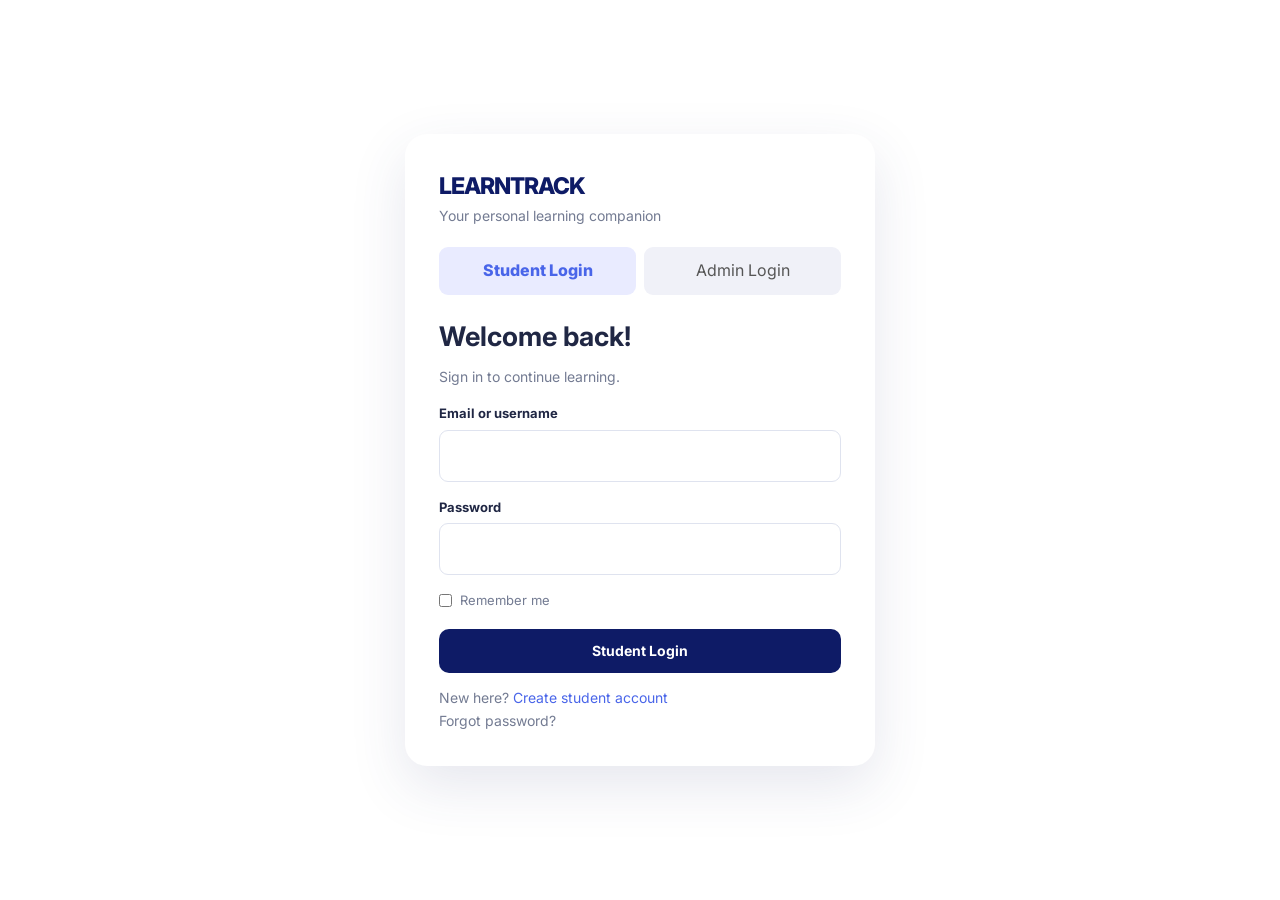
<file: LEARNTRACK/index.html>
<!doctype html>
<html lang="en">
  <head>
    <title>Login | LEARNTRACK</title>
    <link rel="stylesheet" href="style.css" />
    <meta name="viewport" content="width=device-width, initial-scale=1" />
  </head>
  <body>
    <div class="auth-wrap">
      <div class="auth-card">
        <a class="logo" href="home.html">LEARN<span>TRACK</span></a>
        <p class="muted">Your personal learning companion</p>
        <div class="auth-switch">
          <button id="studentTab" class="active" onclick="showForm('student')">
            Student Login</button
          ><button id="adminTab" onclick="showForm('admin')">
            Admin Login
          </button>
        </div>
        <form id="studentForm">
          <h1>Welcome back!</h1>
          <p class="muted">Sign in to continue learning.</p>
          <div class="field">
            <label>Email or username</label><input id="studentUser" required />
          </div>
          <div class="field">
            <label>Password</label
            ><input id="studentPass" type="password" required />
          </div>
          <label class="checkline"
            ><input type="checkbox" id="remember" /> Remember me</label
          ><button class="btn full" style="margin-top: 18px">
            Student Login
          </button>
          <p class="muted" style="margin-top: 14px">
            New here?
            <a
              href="#"
              onclick="
                showRegister();
                return false;
              "
              style="color: #4965e9"
              >Create student account</a
            >
          </p>
          <p class="muted">
            <a
              href="#"
              onclick="
                alert(
                  'For this demo, register a new account to set a password.',
                );
                return false;
              "
              >Forgot password?</a
            >
          </p>
        </form>
        <form id="adminForm" class="hidden">
          <h1>Admin access</h1>
          <p class="muted">Manage students, courses and activity.</p>
          <div class="field">
            <label>Admin username</label><input id="adminUser" required />
          </div>
          <div class="field">
            <label>Admin password</label
            ><input id="adminPass" type="password" required />
          </div>
          <button class="btn full">Admin Login</button>
          <p class="muted" style="margin-top: 15px">
            Demo: <b>admin</b> / <b>learntrack123</b>
          </p>
        </form>
        <form id="registerForm" class="hidden">
          <h1>Create account</h1>
          <div class="field">
            <label>Full name</label><input id="regName" required />
          </div>
          <div class="field">
            <label>Email</label><input id="regEmail" type="email" required />
          </div>
          <div class="field">
            <label>Password</label
            ><input id="regPass" type="password" minlength="4" required />
          </div>
          <button class="btn full">Create Account</button>
          <p class="muted" style="margin-top: 15px">
            <a
              href="#"
              onclick="
                showForm('student');
                return false;
              "
              >Back to login</a
            >
          </p>
        </form>
        <div id="loginMessage"></div>
      </div>
    </div>
    <script src="login.js"></script>
  </body>
</html>
</file>
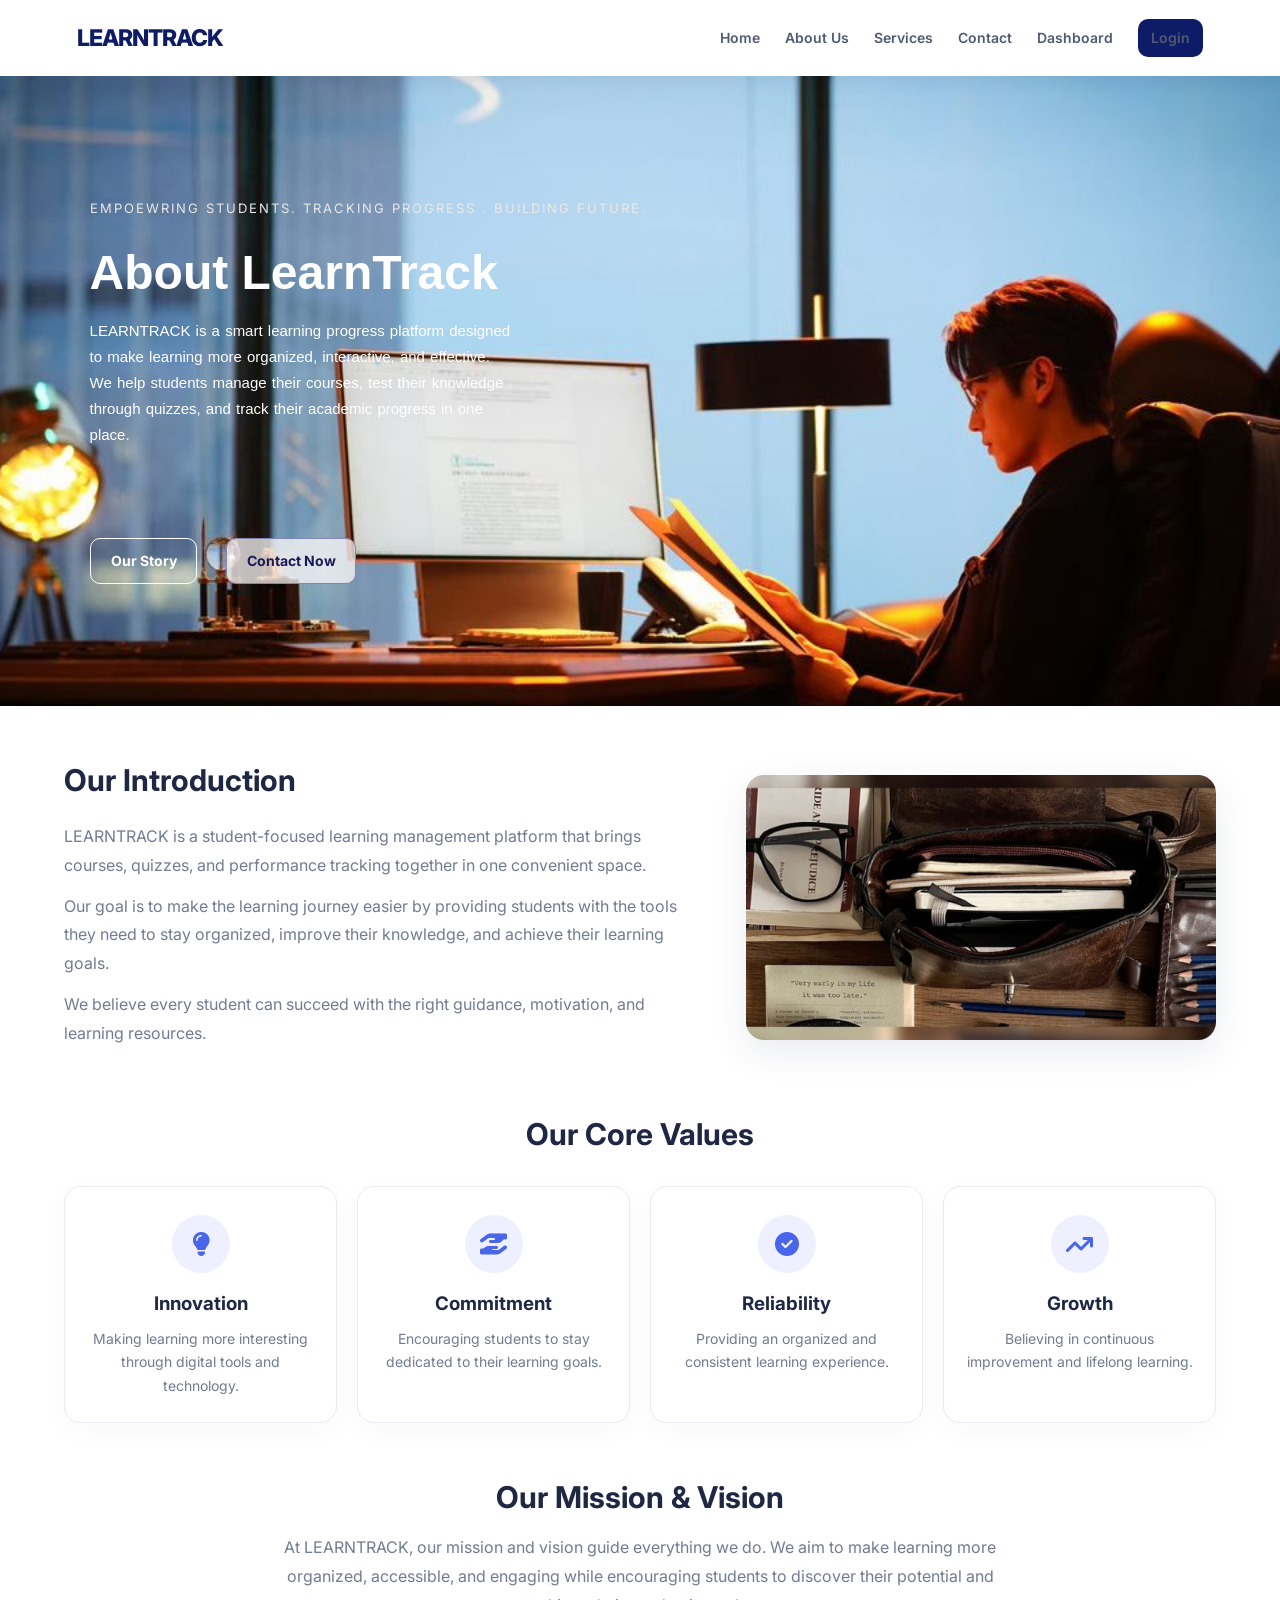
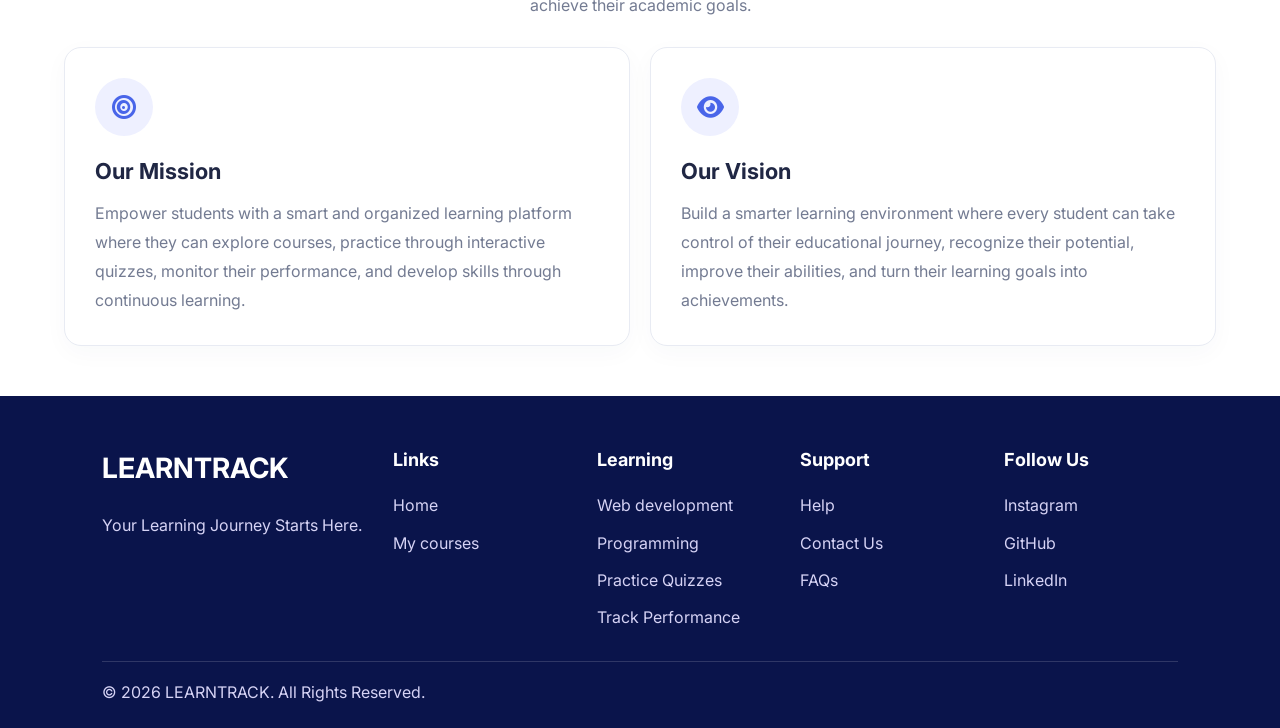
<file: LEARNTRACK/about.html>
<!doctype html>
<html lang="en">
  <head>
    <title>About Us | LEARNTRACK</title>
    <link rel="stylesheet" href="style.css" />
    <link
      rel="stylesheet"
      href="https://cdnjs.cloudflare.com/ajax/libs/font-awesome/6.7.2/css/all.min.css"
    />
    <meta name="viewport" content="width=device-width, initial-scale=1" />
  </head>
  <body>
    <div class="topbar">
      <a class="logo" href="home.html">LEARN<span>TRACK</span></a>
      <nav class="navlinks">
        <a href="home.html">Home</a><a href="about.html">About Us</a
        ><a href="services.html">Services</a><a href="contact.html">Contact</a
        ><a href="dashboard.html">Dashboard</a
        ><a class="btn small" href="index.html">Login</a>
      </nav>
    </div>

    <section class="about">
      <div class="about-copy">
        <div class ="about-copy1"><p>EMPOEWRING STUDENTS.  TRACKING PROGRESS  .  BUILDING FUTURE.</p></div>
        <h1>About LearnTrack</h1>
       
        <div class ="about-description">
          <p>LEARNTRACK is a smart learning progress platform designed to make learning more organized, interactive, and effective. We help students manage their courses, test their knowledge through quizzes, and track their academic progress in one place.</p>
        </div>
        <a class="btn1"  href="about.html">Our Story</a>
        <a class="btn2"  href="contact.html">Contact Now</a>

        </div>
        
          </section>
    <section class="introduction">
      <div class="about-intro">
        <h2>Our Introduction</h2>
        <p>
          LEARNTRACK is a student-focused learning management platform that brings courses, quizzes, and performance tracking together in one convenient space.
        </p>
        <p>
          Our goal is to make the learning journey easier by providing students with the tools they need to stay organized, improve their knowledge, and achieve their learning goals.
        </p>
        <p>
          We believe every student can succeed with the right guidance, motivation, and learning resources.
        </p>
      </div>
      <img
        class="introduction-image"
        src="intro.jpg"
        alt="A student studying and tracking learning progress"/>
    </section>

    <section class="core-values">
      <h2>Our Core Values</h2>

      <div class="values-container">
        <div class="value-box">
          <i class="fa-solid fa-lightbulb" aria-hidden="true"></i>
          <h3>Innovation</h3>
          <p>Making learning more interesting through digital tools and technology.</p>
        </div>

        <div class="value-box">
          <i class="fa-solid fa-hand-holding-hand" aria-hidden="true"></i>
          <h3>Commitment</h3>
          <p>Encouraging students to stay dedicated to their learning goals.</p>
        </div>

        <div class="value-box">
        <i class="fa-solid fa-circle-check" aria-hidden="true"></i>
          <h3>Reliability</h3>
          <p>Providing an organized and consistent learning experience.</p>
        </div>

        <div class="value-box">
          <i class="fa-solid fa-arrow-trend-up" aria-hidden="true"></i>
          <h3>Growth</h3>
          <p>Believing in continuous improvement and lifelong learning.</p>
        </div>
      </div>
    </section>

    <section class="mission">
      <div class="mission-heading">
        <h2>Our Mission &amp; Vision</h2>
        <p>
          At LEARNTRACK, our mission and vision guide everything we do. We aim
          to make learning more organized, accessible, and engaging while
          encouraging students to discover their potential and achieve their
          academic goals.
        </p>
      </div>

      <div class="mission-container">
        <article class="mission-box">
          <i class="fa-solid fa-bullseye" aria-hidden="true"></i>
          <h3>Our Mission</h3>
          <p>
            Empower students with a smart and organized learning platform where
            they can explore courses, practice through interactive quizzes,
            monitor their performance, and develop skills through continuous
            learning.
          </p>
        </article>

        <article class="mission-box">
          <i class="fa-solid fa-eye" aria-hidden="true"></i>
          <h3>Our Vision</h3>
          <p>
            Build a smarter learning environment where every student can take
            control of their educational journey, recognize their potential,
            improve their abilities, and turn their learning goals into
            achievements.
          </p>
        </article>
      </div>
    </section>

    <footer>
      <div class="footer-container">
        <div class="footer-box">
          <h2>LEARNTRACK</h2>
          <p>Your Learning Journey Starts Here.</p>
        </div>

        <div class="footer-box">
          <h3>Links</h3>
          <p>Home</p>
          <p>My courses</p>
        </div>

        <div class="footer-box">
          <h3>Learning</h3>
          <p>Web development</p>
          <p>Programming</p>
          <p>Practice Quizzes</p>
          <p>Track Performance</p>
        </div>

        <div class="footer-box">
          <h3>Support</h3>
          <p>Help</p>
          <p>Contact Us</p>
          <p>FAQs</p>
        </div>

        <div class="footer-box">
          <h3>Follow Us</h3>
          <p>Instagram</p>
          <p>GitHub</p>
          <p>LinkedIn</p>
        </div>
      </div>

      <div class="footer-bottom">
        <p>&copy; 2026 LEARNTRACK. All Rights Reserved.</p>
      </div>
    </footer>
  </body>
</html>
</file>
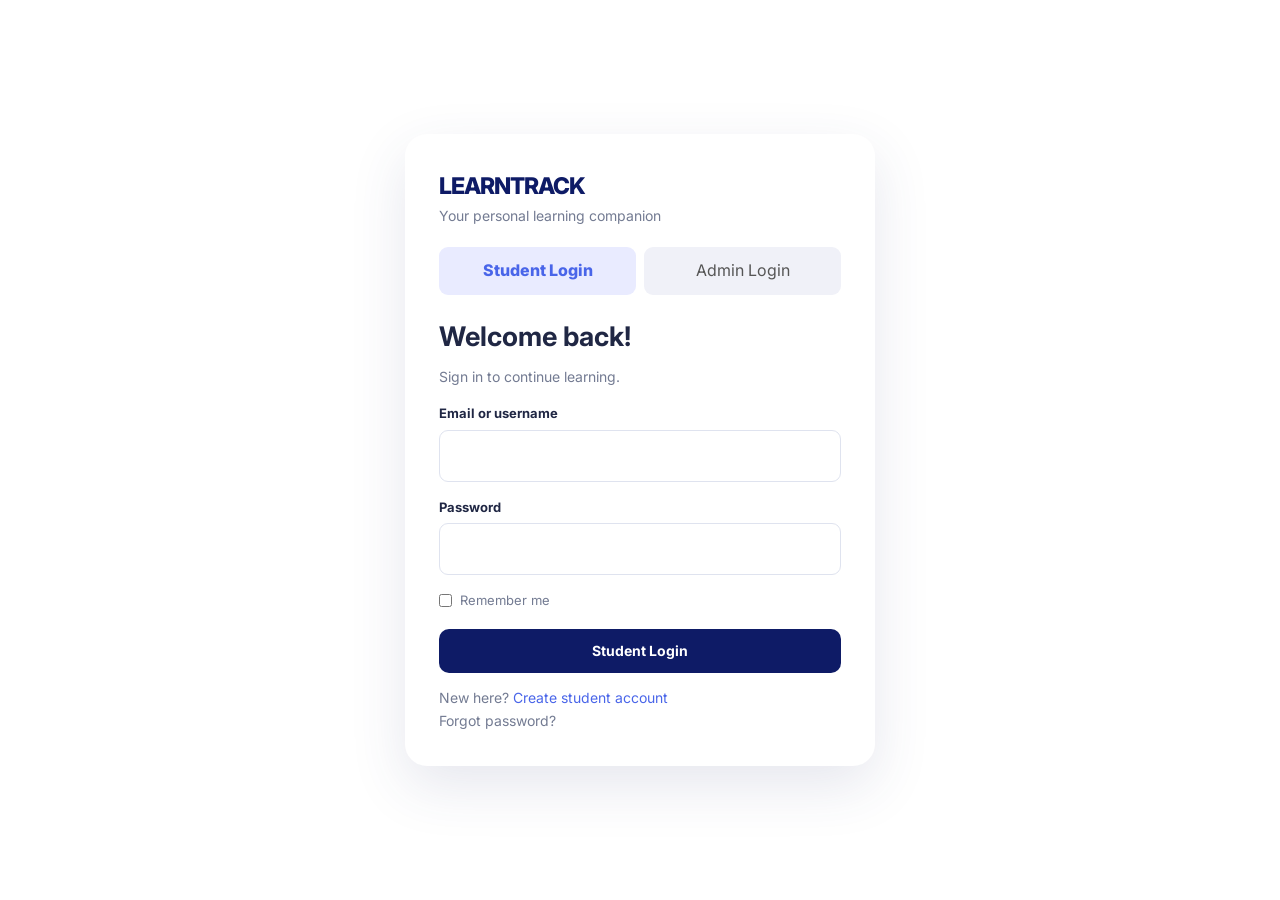
<file: LEARNTRACK/admin.html>
<!doctype html>
<html lang="en">
  <head>
    <title>Admin Dashboard | LEARNTRACK</title>
    <link rel="stylesheet" href="style.css" />
    <meta name="viewport" content="width=device-width, initial-scale=1" />
  </head>
  <body>
    <div class="topbar">
      <a class="logo" href="home.html">LEARN<span>TRACK</span></a>
      <nav class="navlinks">
        <a href="home.html">Home</a><a href="about.html">About Us</a
        ><a href="services.html">Services</a><a href="contact.html">Contact</a
        ><a href="dashboard.html">Dashboard</a
        ><a class="btn small" href="index.html">Login</a>
      </nav>
    </div>

    <div class="app">
      <aside class="sidebar">
        <h4>ADMIN PANEL</h4>
        <a class="active" href="admin.html">▦ Overview</a
        ><a href="#students">Students</a><a href="#courses">Manage Courses</a
        ><a href="#messages">Messages</a><a href="home.html">Home</a
        ><a href="#" onclick="logout()">↪ Logout</a>
      </aside>
      <main class="main">
        <div class="page-head">
          <div>
            <span class="eyebrow">Management</span>
            <h1>Admin Dashboard</h1>
            <p class="muted">
              Manage learning content and review student activity.
            </p>
          </div>
        </div>
        <div class="stats">
          <div class="stat">
            <strong id="adminStudents">0</strong
            ><span>Registered Students</span>
          </div>
          <div class="stat">
            <strong id="adminCourses">0</strong><span>Available Courses</span>
          </div>
          <div class="stat">
            <strong id="adminQuizzes">0</strong><span>Quizzes Attempted</span>
          </div>
        </div>
        <div class="card" id="students" style="margin-top: 22px">
          <h3>Registered Students</h3>
          <div id="studentTable"></div>
        </div>
        <div class="card" id="courses" style="margin-top: 22px">
          <h3>Manage Courses</h3>
          <form id="courseForm" class="flex">
            <div class="field" style="flex: 1">
              <label>Course title</label><input id="newTitle" required />
            </div>
            <div class="field" style="flex: 1">
              <label>Category</label><input id="newCategory" required />
            </div>
            <div class="field" style="flex: 2">
              <label>Description</label><input id="newDesc" required />
            </div>
            <button class="btn" style="align-self: center">Add Course</button>
          </form>
          <div id="adminCourseList"></div>
        </div>
        <div class="card" id="messages" style="margin-top: 22px">
          <h3>Contact Form Submissions</h3>
          <div id="messageList"></div>
        </div>
      </main>
    </div>

    <footer>
      <div class="footer-container">
        <div class="footer-box">
          <h2>LEARNTRACK</h2>
          <p>Your Learning Journey Starts Here.</p>
        </div>

        <div class="footer-box">
          <h3>Links</h3>
          <p>Home</p>
          <p>My courses</p>
        </div>

        <div class="footer-box">
          <h3>Learning</h3>
          <p>Web development</p>
          <p>Programming</p>
          <p>Practice Quizzes</p>
          <p>Track Performance</p>
        </div>

        <div class="footer-box">
          <h3>Support</h3>
          <p>Help</p>
          <p>Contact Us</p>
          <p>FAQs</p>
        </div>

        <div class="footer-box">
          <h3>Follow Us</h3>
          <p>Instagram</p>
          <p>GitHub</p>
          <p>LinkedIn</p>
        </div>
      </div>

      <div class="footer-bottom">
        <p>&copy; 2026 LEARNTRACK. All Rights Reserved.</p>
      </div>
    </footer>
    <script src="contact.js"></script>
    <script src="admin.js"></script>
  </body>
</html>
</file>
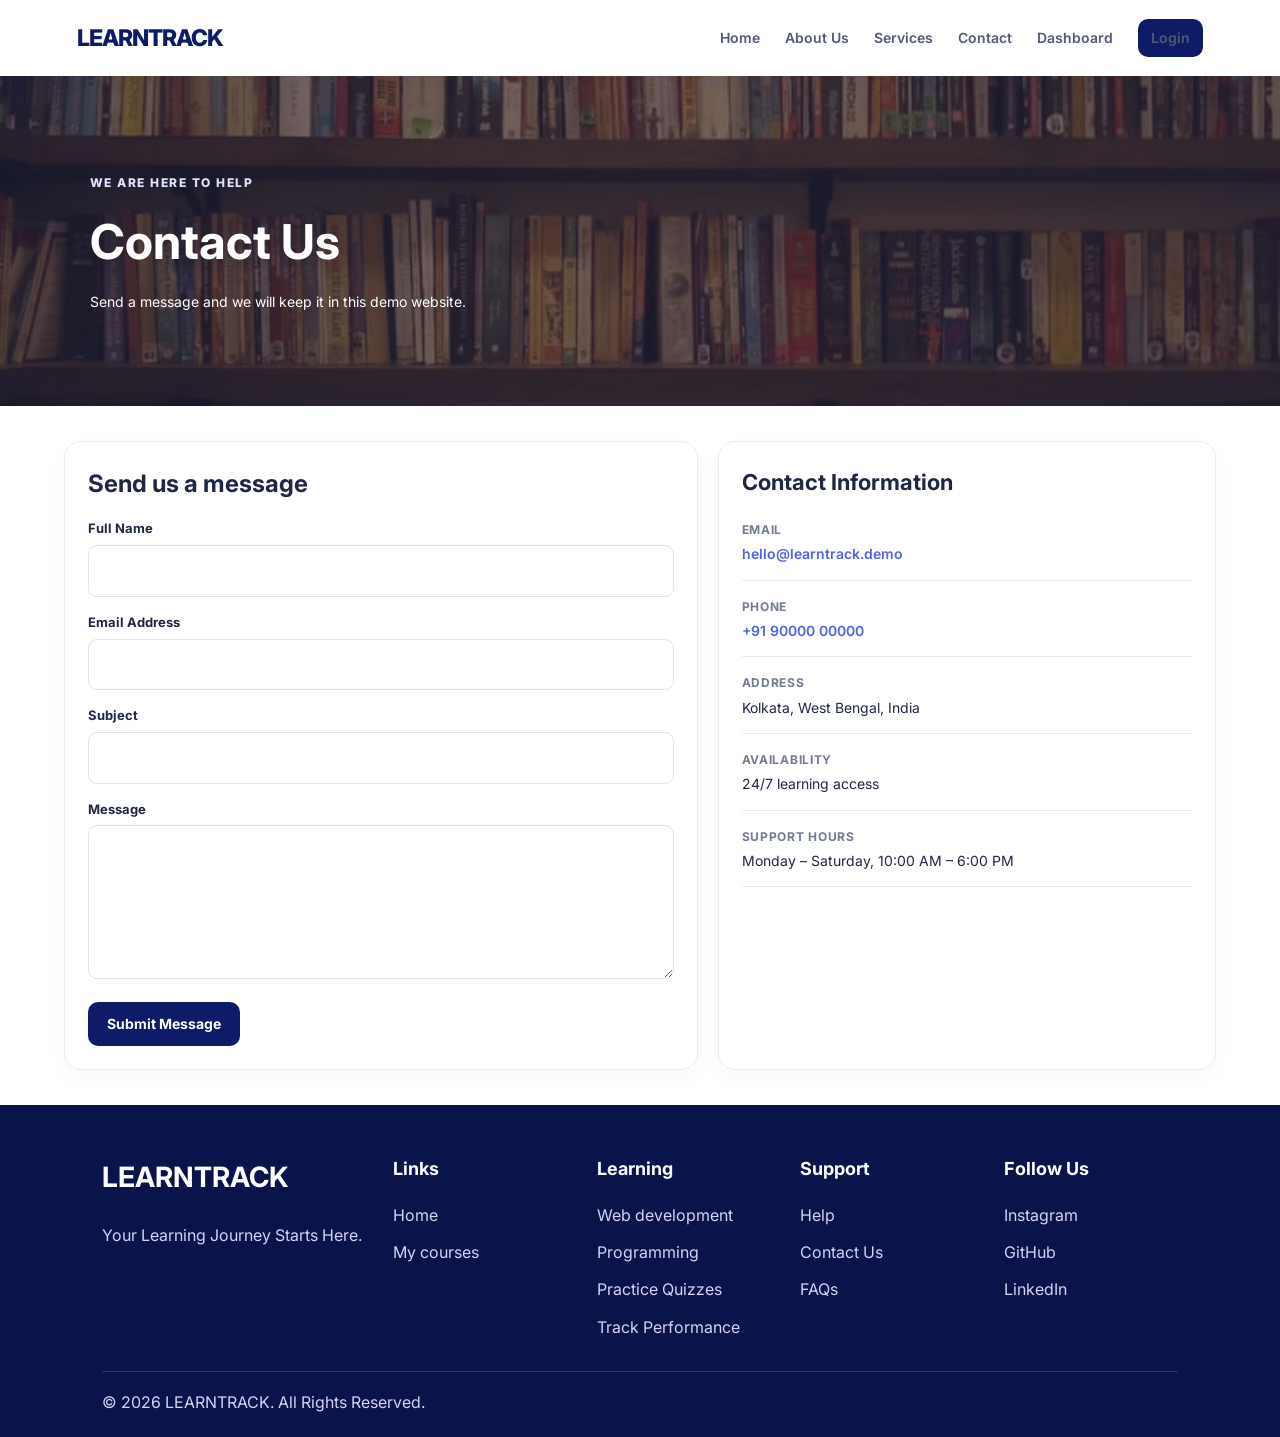
<file: LEARNTRACK/contact.html>
<!doctype html>
<html lang="en">
  <head>
    <title>Contact Us | LEARNTRACK</title>
    <link rel="stylesheet" href="style.css" />
    <meta name="viewport" content="width=device-width, initial-scale=1" />
  </head>
  <body>
    <div class="topbar">
      <a class="logo" href="home.html">LEARN<span>TRACK</span></a>
      <nav class="navlinks">
        <a href="home.html">Home</a><a href="about.html">About Us</a
        ><a href="services.html">Services</a><a href="contact.html">Contact</a
        ><a href="dashboard.html">Dashboard</a
        ><a class="btn small" href="index.html">Login</a>
      </nav>
    </div>

    <section class="contact-hero">
      <div class="contact-hero-copy">
        <div>
          <span class="eyebrow">We are here to help</span>
          <h1>Contact Us</h1>
          <p class="muted">
            Send a message and we will keep it in this demo website.
          </p>
        </div>
      </div>
    </section>

    <div class="container">
      <div class="flex">
        <div class="card" style="flex: 1.3">
          <h2>Send us a message</h2>
          <form id="contactForm">
            <div class="field">
              <label>Full Name</label><input id="contactName" required />
            </div>
            <div class="field">
              <label>Email Address</label
              ><input id="contactEmail" type="email" required />
            </div>
            <div class="field">
              <label>Subject</label><input id="contactSubject" required />
            </div>
            <div class="field">
              <label>Message</label
              ><textarea id="contactMessage" rows="5" required></textarea>
            </div>
            <button class="btn">Submit Message</button>
          </form>
          <div id="contactStatus"></div>
        </div>
        <aside class="card contact-information">
          <h2>Contact Information</h2>
          <dl class="contact-details">
            <div>
              <dt>Email</dt>
              <dd><a href="mailto:hello@learntrack.demo">hello@learntrack.demo</a></dd>
            </div>
            <div>
              <dt>Phone</dt>
              <dd><a href="tel:+919000000000">+91 90000 00000</a></dd>
            </div>
            <div>
              <dt>Address</dt>
              <dd>Kolkata, West Bengal, India</dd>
            </div>
            <div>
              <dt>Availability</dt>
              <dd>24/7 learning access</dd>
            </div>
            <div>
              <dt>Support hours</dt>
              <dd>Monday – Saturday, 10:00 AM – 6:00 PM</dd>
            </div>
          </dl>
          
        </aside>
      </div>
    </div>

    <footer>
      <div class="footer-container">
        <div class="footer-box">
          <h2>LEARNTRACK</h2>
          <p>Your Learning Journey Starts Here.</p>
        </div>

        <div class="footer-box">
          <h3>Links</h3>
          <p>Home</p>
          <p>My courses</p>
        </div>

        <div class="footer-box">
          <h3>Learning</h3>
          <p>Web development</p>
          <p>Programming</p>
          <p>Practice Quizzes</p>
          <p>Track Performance</p>
        </div>

        <div class="footer-box">
          <h3>Support</h3>
          <p>Help</p>
          <p>Contact Us</p>
          <p>FAQs</p>
        </div>

        <div class="footer-box">
          <h3>Follow Us</h3>
          <p>Instagram</p>
          <p>GitHub</p>
          <p>LinkedIn</p>
        </div>
      </div>

      <div class="footer-bottom">
        <p>&copy; 2026 LEARNTRACK. All Rights Reserved.</p>
      </div>
    </footer>
    <script src="contact.js"></script>
  </body>
</html>
</file>
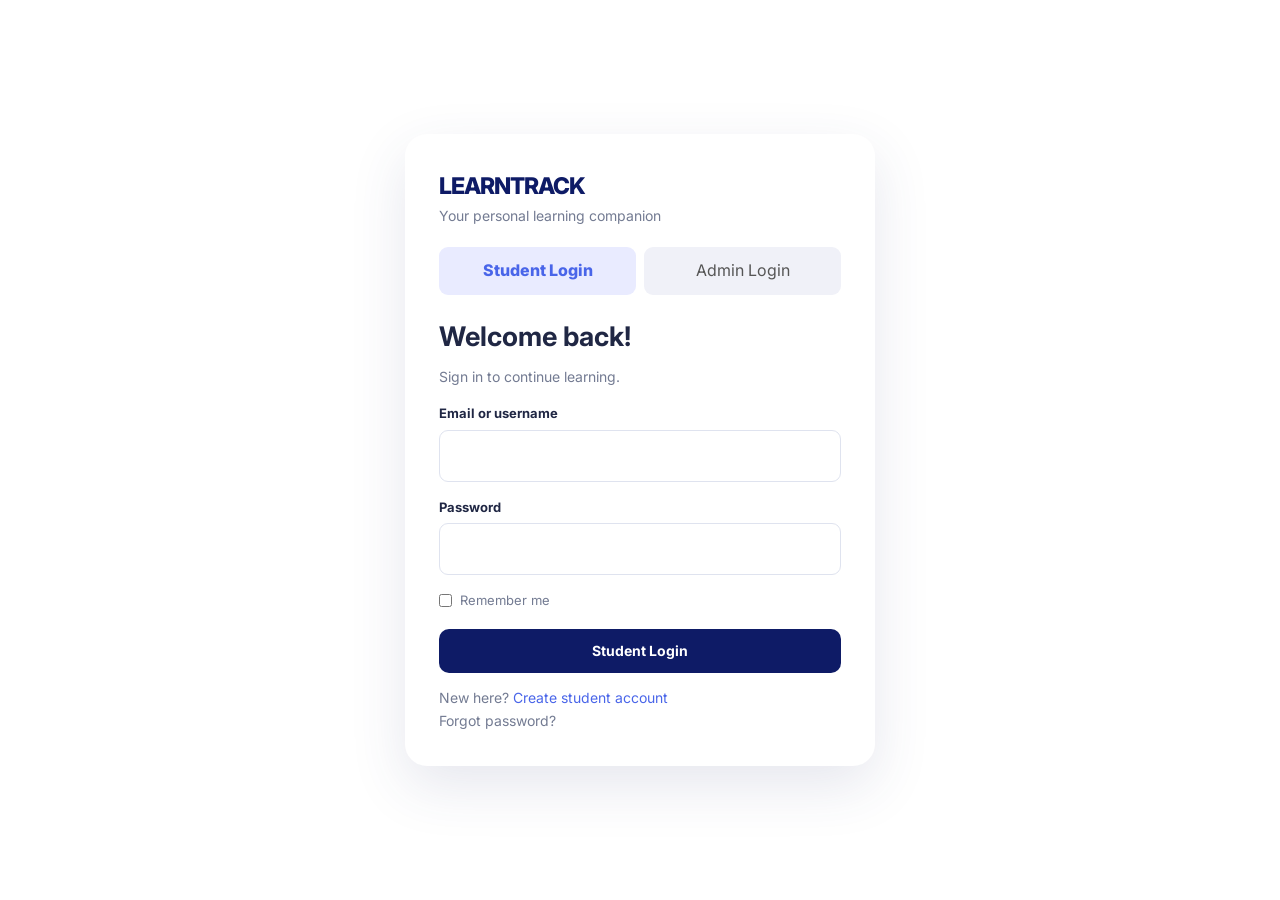
<file: LEARNTRACK/courses.html>
<!doctype html>
<html lang="en">
  <head>
    <title>| LEARNTRACK</title>
    <link rel="stylesheet" href="style.css" />
    <meta name="viewport" content="width=device-width, initial-scale=1" />
  </head>
  <body>
    <div class="app">
      <aside class="sidebar">
        <h4>LEARNING SPACE</h4>
        <a href="dashboard.html"> Dashboard</a
        ><a href="courses.html"> My Courses</a
        ><a href="quiz.html"> Take a Quiz</a
        ><a href="progress.html"> Learning Progress</a>
        <h4>DISCOVER</h4>
        <a href="home.html">Home</a><a href="about.html">About Us</a
        ><a href="services.html">Services</a
        ><a href="contact.html">Contact Us</a
        ><a href="#" onclick="logout()">Logout</a>
      </aside>
      <main class="main">
        <div class="page-head">
          <div>
            <span class="eyebrow">Keep moving forward</span>
            <h1>My Courses</h1>
            <p class="muted">
              Choose a course and update your learning progress.
            </p>
          </div>
        </div>
        <div class="flex" id="courseList"></div>
      </main>
    </div>

    <script src="courses.js"></script>
  </body>
</html>
</file>
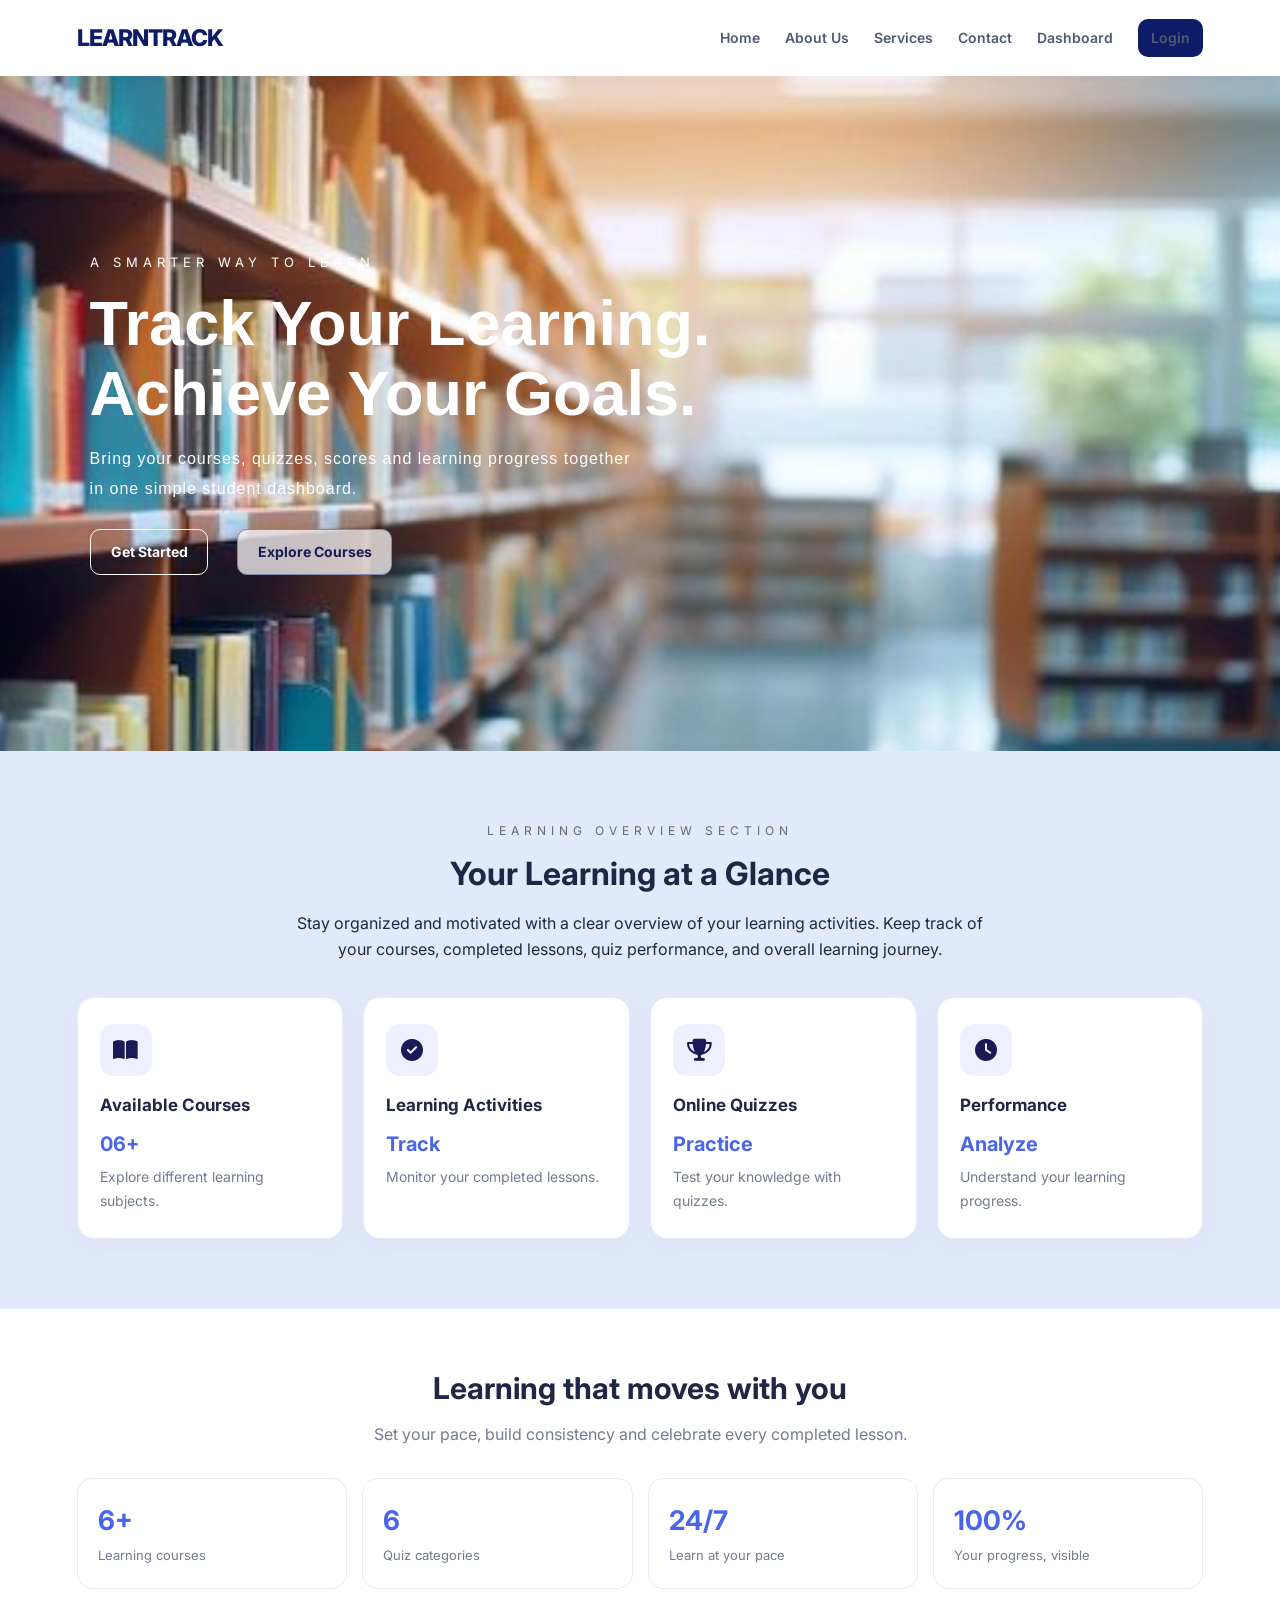
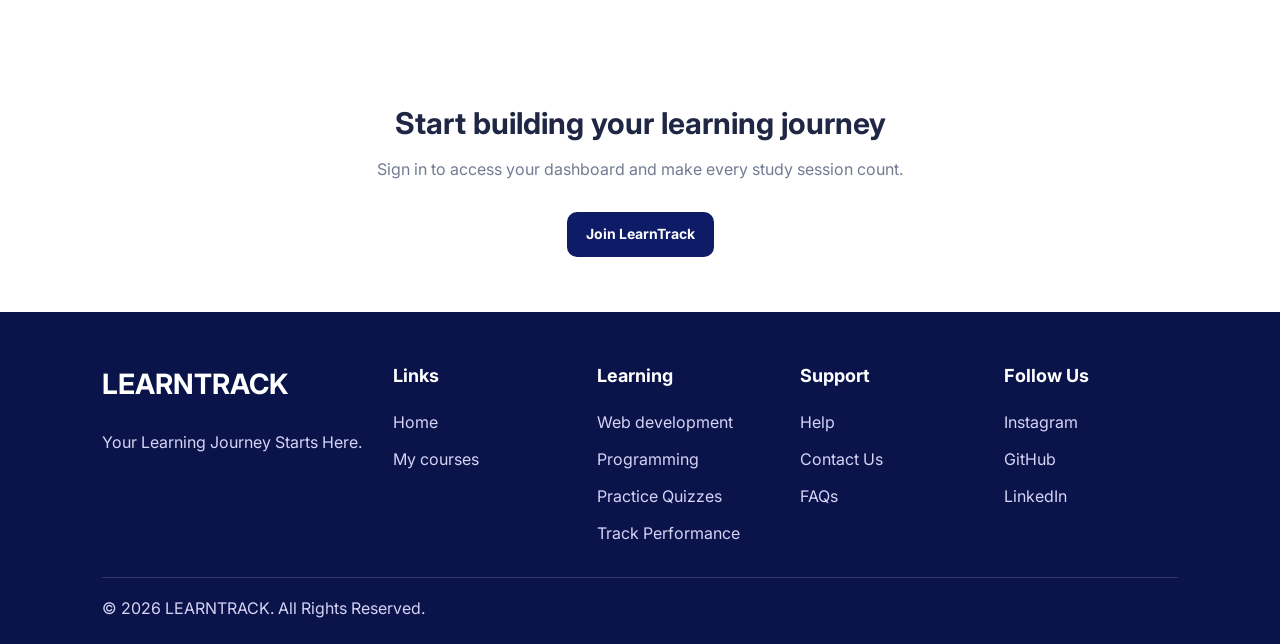
<file: LEARNTRACK/home.html>
<!doctype html>
<html lang="en">
  <head>
    <title>Home | LEARNTRACK</title>
    <link rel="stylesheet" href="style.css" />
    <link
      rel="stylesheet"
      href="https://cdnjs.cloudflare.com/ajax/libs/font-awesome/6.7.2/css/all.min.css"
    />
    <meta name="viewport" content="width=device-width, initial-scale=1" />
  </head>
  <body>
    <div class="topbar">
      <a class="logo" href="home.html">LEARN<span>TRACK</span></a>
      <nav class="navlinks">
        <a href="home.html">Home</a><a href="about.html">About Us</a
        ><a href="services.html">Services</a><a href="contact.html">Contact</a
        ><a href="dashboard.html">Dashboard</a
        ><a class="btn small" href="index.html">Login</a>
      </nav>
    </div>

    <section class="hero home-hero">
      <div>
        <div class="hero1">A SMARTER WAY TO LEARN</div>
        <h1>Track Your Learning.<br> Achieve Your Goals.</h1>
        <p>
          Bring your courses, quizzes, scores and learning progress together in
          one simple student dashboard.
        </p>
        <a class="btn5" href="index.html">Get Started</a>
        <a class="btn6" href="courses.html">Explore Courses</a>
      </div>
    </section>

    <section class="overview">
      <div class="overview-inner">
        <div class="overview-heading">
            <div class="paragraph"><p>LEARNING OVERVIEW SECTION</p></div>
          <h2>Your Learning at a Glance</h2>
          <p>
              Stay organized and motivated with a clear overview of your learning activities. Keep track of your courses, completed lessons, quiz performance, and overall learning journey.
          </p>
        </div>

        <div class="overview-container">
          <article class="overview-box">
            <i class="fa-solid fa-book-open" aria-hidden="true"></i>
              <h3 id="totalCourses">Available Courses</h3>
              <p class="overview-metric">06+</p>
              <p>Explore different learning subjects.</p>
          </article>

          <article class="overview-box">
            <i class="fa-solid fa-circle-check" aria-hidden="true"></i>
              <h3 id="completedLessons">Learning Activities</h3>
              <p class="overview-metric">Track</p>
              <p>Monitor your completed lessons.</p>
          </article>

          <article class="overview-box">
            <i class="fa-solid fa-trophy" aria-hidden="true"></i>
              <h3 id="quizScore">Online Quizzes</h3>
              <p class="overview-metric">Practice</p>
              <p>Test your knowledge with quizzes.</p>
          </article>

          <article class="overview-box">
              <i class="fa-solid fa-clock" aria-hidden="true"></i>
            <h3>Performance</h3>
              <p class="overview-metric">Analyze</p>
              <p>Understand your learning progress.</p>
          </article>
        </div>
      </div>
    </section>

    <section class="section" style="background: #fff">
      <h2>Learning that moves with you</h2>
      <p class="section-intro">
        Set your pace, build consistency and celebrate every completed lesson.
      </p>
      <div class="stats">
        <div class="stat"><strong>6+</strong><span>Learning courses</span></div>
        <div class="stat"><strong>6</strong><span>Quiz categories</span></div>
        <div class="stat">
          <strong>24/7</strong><span>Learn at your pace</span>
        </div>
        <div class="stat">
          <strong>100%</strong><span>Your progress, visible</span>
        </div>
      </div>
    </section>
    <section class="section">
      <h2>Start building your learning journey</h2>
      <p class="section-intro">
        Sign in to access your dashboard and make every study session count.
      </p>
      <div style="text-align: center">
        <a class="btn" href="index.html">Join LearnTrack</a>
      </div>
    </section>


    <footer>
      <div class="footer-container">
        <div class="footer-box">
          <h2>LEARNTRACK</h2>
          <p>Your Learning Journey Starts Here.</p>
        </div>

        <div class="footer-box">
          <h3>Links</h3>
          <p>Home</p>
          <p>My courses</p>
        </div>

        <div class="footer-box">
          <h3>Learning</h3>
          <p>Web development</p>
          <p>Programming</p>
          <p>Practice Quizzes</p>
          <p>Track Performance</p>
        </div>

        <div class="footer-box">
          <h3>Support</h3>
          <p>Help</p>
          <p>Contact Us</p>
          <p>FAQs</p>
        </div>

        <div class="footer-box">
          <h3>Follow Us</h3>
          <p>Instagram</p>
          <p>GitHub</p>
          <p>LinkedIn</p>
        </div>
      </div>

      <div class="footer-bottom">
        <p>&copy; 2026 LEARNTRACK. All Rights Reserved.</p>
      </div>
    </footer>
  </body>
</html>
</file>
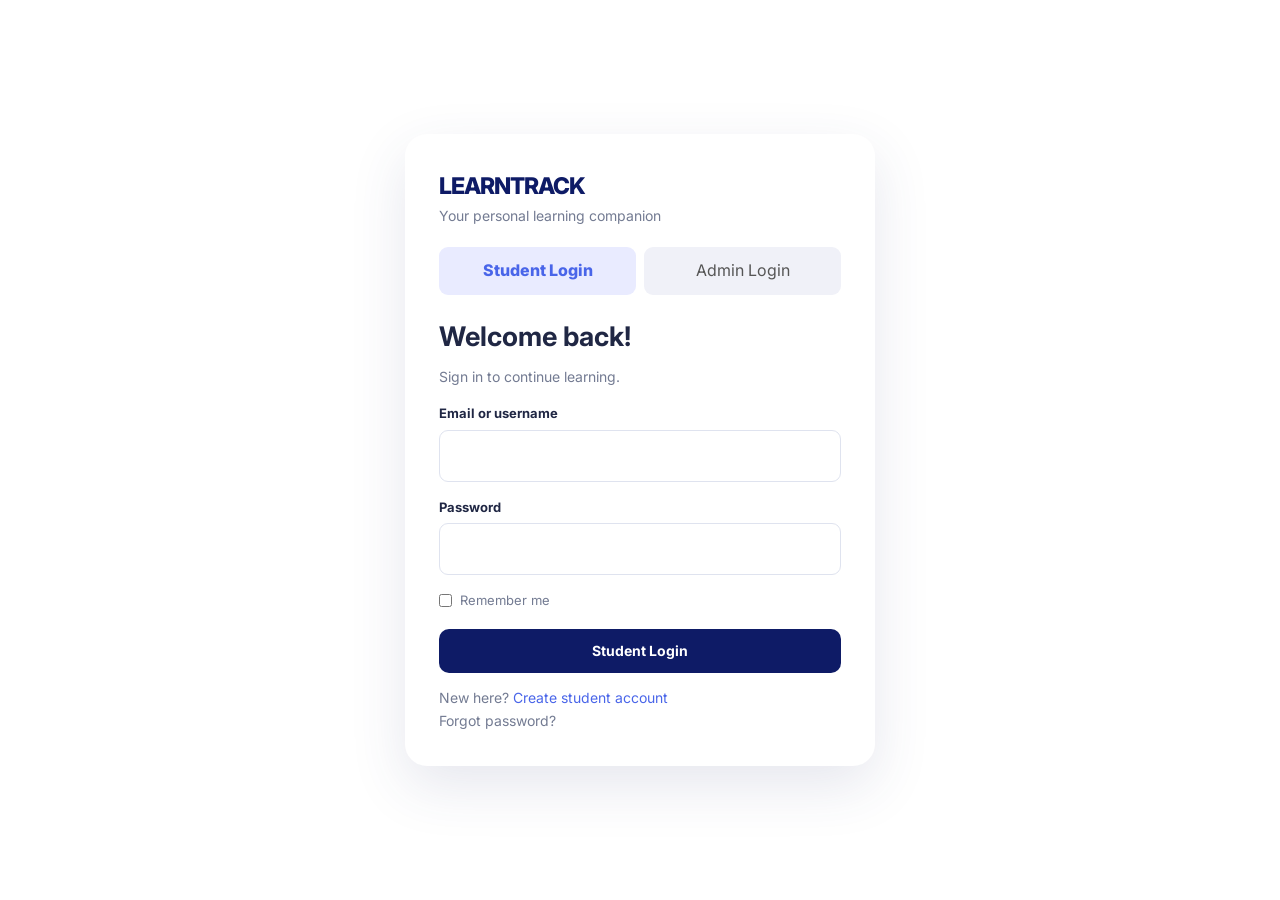
<file: LEARNTRACK/quiz.html>
<!doctype html>
<html lang="en">
  <head>
    <title>| LEARNTRACK</title>
    <link rel="stylesheet" href="style.css" />
    <meta name="viewport" content="width=device-width, initial-scale=1" />
  </head>
  <body>
    <div class="app">
      <aside class="sidebar">
        <h4>LEARNING SPACE</h4>
        <a href="dashboard.html"> Dashboard</a
        ><a href="courses.html"> My Courses</a
        ><a href="quiz.html"> Take a Quiz</a
        ><a href="progress.html"> Learning Progress</a>
        <h4>DISCOVER</h4>
        <a href="home.html">⌂ Home</a><a href="about.html">About Us</a
        ><a href="services.html">Services</a
        ><a href="contact.html">Contact Us</a
        ><a href="#" onclick="logout()">↪ Logout</a>
      </aside>
      <main class="main">
        <div class="page-head">
          <div>
            <span class="eyebrow">Test your knowledge</span>
            <h1>Knowledge Quizzes</h1>
            <p class="muted">
              Choose a topic. Each attempt selects a fresh random set of
              questions.
            </p>
          </div>
        </div>
        <div class="flex" id="quizCategories">
          <div class="card">
            <h3> HTML Quiz</h3>
            <p>Web page structure and elements.</p>
            <button class="btn small" onclick="startQuiz('HTML')">
              Start Quiz
            </button>
          </div>
          <div class="card">
            <h3> CSS Quiz</h3>
            <p>Styles, selectors and layouts.</p>
            <button class="btn small" onclick="startQuiz('CSS')">
              Start Quiz
            </button>
          </div>
          <div class="card">
            <h3></h3> JavaScript Quiz</h3>
            <p>Programming and web interaction.</p>
            <button class="btn small" onclick="startQuiz('JavaScript')">
              Start Quiz
            </button>
          </div>
          <div class="card">
            <h3> Python Quiz</h3>
            <p>Python syntax and fundamentals.</p>
            <button class="btn small" onclick="startQuiz('Python')">
              Start Quiz
            </button>
          </div>
          <div class="card">
            <h3> Java Quiz</h3>
            <p>Java language fundamentals.</p>
            <button class="btn small" onclick="startQuiz('Java')">
              Start Quiz
            </button>
          </div>
          <div class="card">
            <h3> Database Quiz</h3>
            <p>DBMS and database concepts.</p>
            <button class="btn small" onclick="startQuiz('Database')">
              Start Quiz
            </button>
          </div>
        </div>
        <div id="quizArea"></div>
      </main>
    </div>

    <script src="quiz.js"></script>
  </body>
</html>
</file>
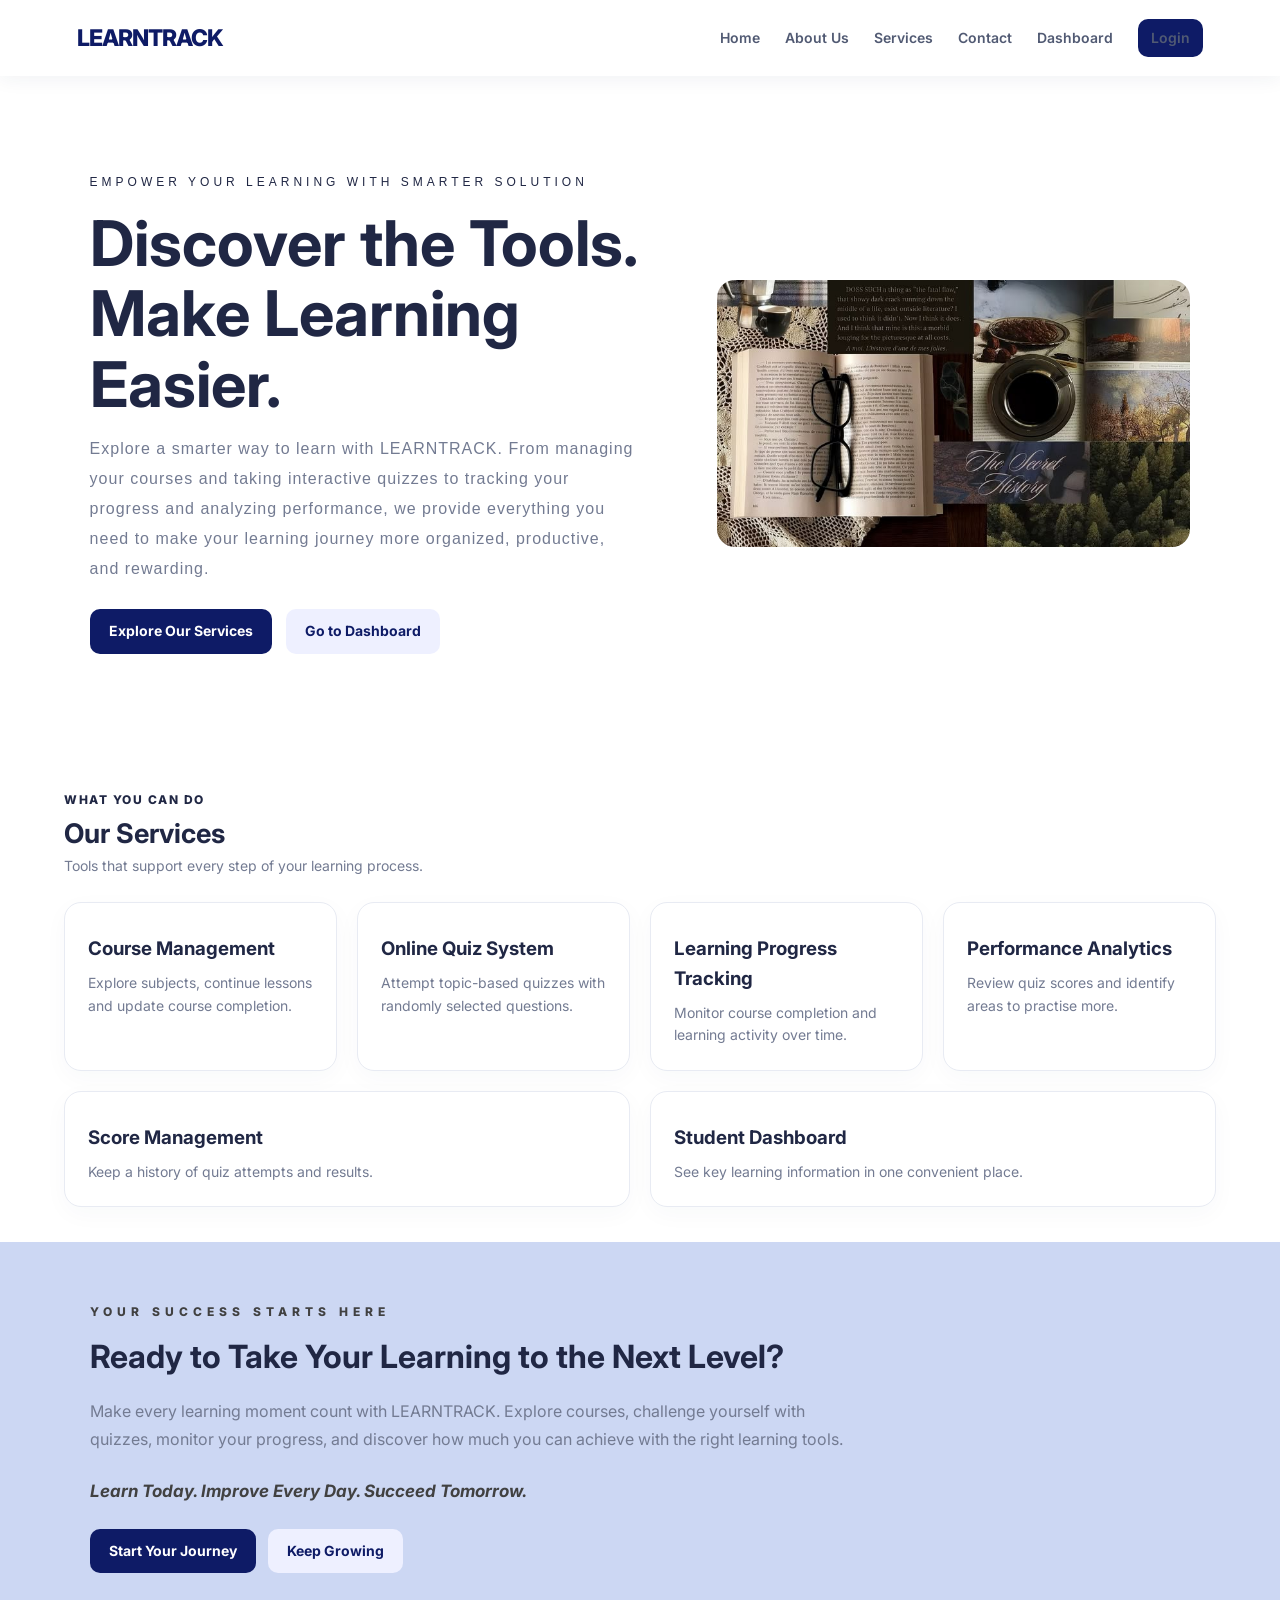
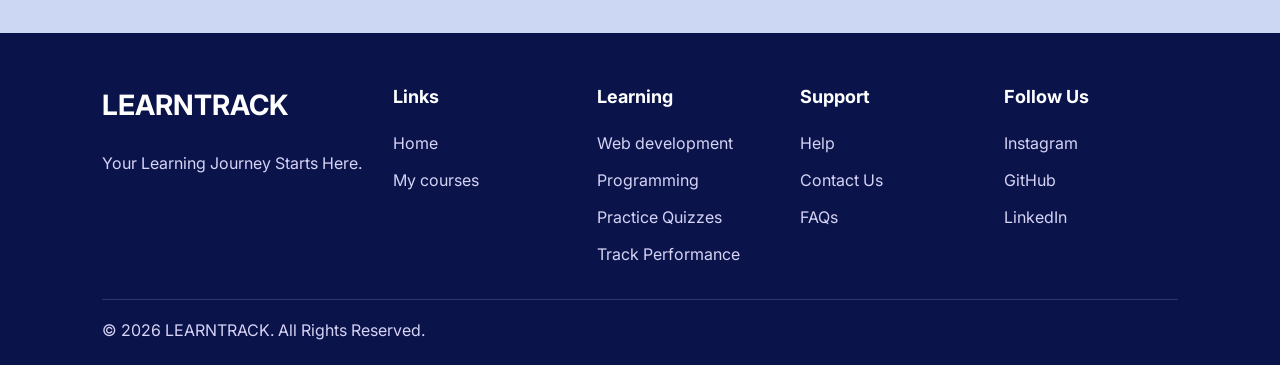
<file: LEARNTRACK/services.html>
<!doctype html>
<html lang="en">
  <head>
    <title>Services | LEARNTRACK</title>
    <link rel="stylesheet" href="style.css" />
    <meta name="viewport" content="width=device-width, initial-scale=1" />
  </head>
  <body>
    <div class="topbar">
      <a class="logo" href="home.html">LEARN<span>TRACK</span></a>
      <nav class="navlinks">
        <a href="home.html">Home</a><a href="about.html">About Us</a
        ><a href="services.html">Services</a><a href="contact.html">Contact</a
        ><a href="dashboard.html">Dashboard</a
        ><a class="btn small" href="index.html">Login</a>
      </nav>
    </div>

    <section class="hero service-hero">
      <div class="service-hero-copy">
        <div class="hero1 ">EMPOWER YOUR LEARNING WITH SMARTER SOLUTION</div>
        <h1>Discover the Tools.<br />Make Learning Easier.</h1>
        <p>
          Explore a smarter way to learn with LEARNTRACK. From managing your
          courses and taking interactive quizzes to tracking your progress and
          analyzing performance, we provide everything you need to make your
          learning journey more organized, productive, and rewarding.
        </p>
        <a class="btn" href="#our-services">Explore Our Services</a>
        <a class="btn light" href="dashboard.html">Go to Dashboard</a>
      </div>
      <img
        class="service-hero-image"
        src="service.jpg"
        alt="A student learning and tracking progress"/>
    </section>

    <div class="container" id="our-services">
      <div class="page-head">
        <div>
          <span class="eyebrow">What you can do</span>
          <h1>Our Services</h1>
          <p class="muted">
            Tools that support every step of your learning process.
          </p>
        </div>
      </div>
      <div class="flex">
        <div class="card">
          <div class="icon"></div>
          <h3>Course Management</h3>
          <p>
            Explore subjects, continue lessons and update course completion.
          </p>
        </div>
        <div class="card">
          <div class="icon"></div>
          <h3>Online Quiz System</h3>
          <p>Attempt topic-based quizzes with randomly selected questions.</p>
        </div>
        <div class="card">
          <div class="icon"></div>
          <h3>Learning Progress Tracking</h3>
          <p>Monitor course completion and learning activity over time.</p>
        </div>
        <div class="card">
          <div class="icon"></div>
          <h3>Performance Analytics</h3>
          <p>Review quiz scores and identify areas to practise more.</p>
        </div>
        <div class="card">
          <div class="icon"></div>
          <h3>Score Management</h3>
          <p>Keep a history of quiz attempts and results.</p>
        </div>
        <div class="card">
          <div class="icon"></div>
          <h3>Student Dashboard</h3>
          <p>See key learning information in one convenient place.</p>
        </div>
      </div>
    </div>

    <section class="success">
      <div class="service-success">
        <div class="success1">YOUR SUCCESS STARTS HERE</div>
        <h2>Ready to Take Your Learning to the Next Level?</h2>
        <p>
          Make every learning moment count with LEARNTRACK. Explore courses,
          challenge yourself with quizzes, monitor your progress, and discover
          how much you can achieve with the right learning tools.
        </p>
        <p class="success-tagline">
          <em>Learn Today. Improve Every Day. Succeed Tomorrow.</em>
        </p>
        <div class="success-actions">
          <a class="btn" href="dashboard.html">Start Your Journey</a>
          <a class="btn light" href="courses.html">Keep Growing</a>
        </div>
      </div>
    </section>

    <!-- <footer class="footer">
      <div class="footer-inner">
        <div>
          <div class="logo" style="color: white">LEARNTRACK</div>
          <p>Track your learning. Achieve your goals.</p>
        </div>
        <div class="footer-links">
          <a href="about.html">About</a><a href="services.html">Services</a
          ><a href="contact.html">Contact</a><a href="index.html">Login</a>
        </div>
      </div>
      <p style="margin-top: 22px">
        © 2026 LEARNTRACK. Learning made measurable.
      </p>
    </footer> -->

     <footer>
      <div class="footer-container">
        <div class="footer-box">
          <h2>LEARNTRACK</h2>
          <p>Your Learning Journey Starts Here.</p>
        </div>

        <div class="footer-box">
          <h3>Links</h3>
          <p>Home</p>
          <p>My courses</p>
        </div>

        <div class="footer-box">
          <h3>Learning</h3>
          <p>Web development</p>
          <p>Programming</p>
          <p>Practice Quizzes</p>
          <p>Track Performance</p>
        </div>

        <div class="footer-box">
          <h3>Support</h3>
          <p>Help</p>
          <p>Contact Us</p>
          <p>FAQs</p>
        </div>

        <div class="footer-box">
          <h3>Follow Us</h3>
          <p>Instagram</p>
          <p>GitHub</p>
          <p>LinkedIn</p>
        </div>
      </div>

      <div class="footer-bottom">
        <p>&copy; 2026 LEARNTRACK. All Rights Reserved.</p>
      </div>
    </footer>
  </body>
</html>
</file>
<file: LEARNTRACK/style.css>
@import url('https://fonts.googleapis.com/css2?family=Inter:wght@400;500;600;700;800&display=swap');

* {
    box-sizing: border-box;
    margin: 0;
    padding: 0
}

:root {
    --blue: #4965e9;
    --purple: #7956d8;
    --ink: #202744;
    --muted: #737b92;
    --bg: #f5f7fc;
    --white: #fff;
    --line: #e8ebf3;
    --green: #18a875
}

body {
    font-family: Inter, Arial, sans-serif;
    
    color: var(--ink);
    line-height: 1.6
}

a {
    text-decoration: none;
    color: inherit
}

button,
input,
textarea,
select {
    font: inherit
}

button {
    cursor: pointer;
    border: 0
}

.topbar {
    height: 76px;
    background: #fff;
    display: flex;
    align-items: center;
    justify-content: space-between;
    padding: 0 6%;
    box-shadow: 0 3px 18px #1c2a5010;
    position: sticky;
    top: 0;
    z-index: 5
}

.logo {
    font-size: 23px;
    font-weight: 800;
    letter-spacing: -1px;
    color: #0e1b66;
}

.logo span {
    color: #0e1b66;
}

.navlinks {
    display: flex;
    gap: 25px;
    align-items: center
}

.navlinks a {
    font-size: 14px;
    color: #515a73;
    font-weight: 600
}

.navlinks a:hover {
    color: var(--blue)
}

.btn {
    display: inline-block;
    background-color: #0e1b66;
    color: #fff;
    padding: 11px 19px;
    border-radius: 10px;
    font-weight: 700;
    font-size: 14px;
   
}

.btn:hover {
    transform: translateY(-2px)
}

.btn.light {
    background: #eef0ff;
    color:#0e1b66;
    box-shadow: none
}

.btn.small {
    padding: 8px 13px
}

.container {
    width: 90%;
    max-width: 1180px;
    margin: 35px auto
}

.hero {
    padding: 78px 7%;
    display: flex;
    align-items: center;
    gap: 45px;
    color:white;
    min-height: 75vh;
    background-image: url("./home.jpg");
    background-position: center;
    background-size: cover;
    background-attachment: fixed;
}


.about{
    padding: 78px 7%;
    display: flex;
    align-items: center;
    gap: 45px;
    background-color: white;
    background-image: url("./about.jpg");
    background-position: center;
    background-size: cover;
    min-height: 70vh;
    color:white;
    background-attachment:fixed;
}
.about-description p{
   font-size: 15px;
   padding-bottom: 90px;
   padding-right: 75vh;
   line-height:26px;
   font-family: 'Segoe UI', Tahoma, Geneva, Verdana, sans-serif;
word-spacing: 1px;
}

.about img{
    width: 43%;
    max-height: 330px;
    border-radius: 18px;
    object-fit: cover;
}

.about-copy {
    flex: 1;
}

.about-copy1 p{
    color:#eae8e8;
    font-size: 13px;
    letter-spacing: 2px;

}



.about-copy h1 {
    font-size: 48px;
    line-height: 1.12;
    margin: 12px 0 8px;
    padding-top: 15px;
    padding-bottom: 10px;
    font-family: 'Lucida Sans', 'Lucida Sans Regular', 'Lucida Grande', 'Lucida Sans Unicode', Geneva, Verdana, sans-serif;
}

.btn1{
    background-color: #20274400;
    border:solid;
    border-color: #ffffff;
    display: inline-block;
    color: #fff;
    padding: 11px 19px;
    border-radius: 10px;
    font-weight: 700;
    font-size: 14px;
    border-width: 1.5px;  
    padding-left: 20px; 
    margin-right: 25px;
    
}

.btn2{
    background-color: #fffcfcba;
    border:solid;
    border-color: #8287af;
    display: inline-block;
    color: #1a1b56;
    padding: 11px 19px;
    border-radius: 10px;
    font-weight: 700;
    font-size: 14px;
    border-width: 1.5px;  
    padding-left: 20px; 
    
}

.btn1 :hover {
    transform: translateY(-2px)
}




.about-introduction h2 {
    margin-bottom: 8px;
}

.introduction {
    width: 90%;
    max-width: 1180px;
    margin: 50px auto;
    display: grid;
    grid-template-columns: 1.15fr 0.85fr;
    align-items: center;
    gap: 45px;
}

.about-intro h2 {
    font-size: 30px;
    margin-bottom: 18px;
}

.about-intro p {
    color: var(--muted);
    margin-bottom: 12px;
    line-height: 1.8;
}

.introduction-image {
    width: 100%;
    max-height: 380px;
    border-radius: 18px;
    object-fit: cover;
    box-shadow: 0 12px 35px #25345c18;
}

.core-values {
    width: 90%;
    max-width: 1180px;
    margin: 50px auto;
    text-align: center;
    
}

.core-values h2 {
    font-size: 30px;
    margin-bottom: 28px;
}

.values-container {
    display: grid;
    grid-template-columns: repeat(4, minmax(0, 1fr));
    gap: 20px;
}

.value-box {
    min-height: 210px;
    background: #fff;
    border: 1px solid var(--line);
    border-radius: 17px;
    padding: 28px 22px 24px;
    box-shadow: 0 7px 25px #25345c08;
}

.value-box i {
    display: inline-flex;
    align-items: center;
    justify-content: center;
    width: 58px;
    height: 58px;
    margin-bottom: 16px;
    border-radius: 50%;
    background: #eef0ff;
    color: var(--blue);
    font-size: 24px;
}

.value-box h3 {
    margin-bottom: 8px;
}

.value-box p {
    color: var(--muted);
    font-size: 14px;
    line-height: 1.7;
}

.mission {
    width: 90%;
    max-width: 1180px;
    margin: 50px auto;
}

.mission-heading {
    max-width: 760px;
    margin: 0 auto 28px;
    text-align: center;
}

.mission-heading h2 {
    font-size: 30px;
    margin-bottom: 12px;
}

.mission-heading p {
    color: var(--muted);
    line-height: 1.8;
}

.mission-container {
    display: grid;
    grid-template-columns: repeat(2, minmax(0, 1fr));
    gap: 20px;
}

.mission-box {
    background: #fff;
    border: 1px solid var(--line);
    border-radius: 17px;
    padding: 30px;
    box-shadow: 0 7px 25px #25345c08;
}

.mission-box i {
    display: inline-flex;
    align-items: center;
    justify-content: center;
    width: 58px;
    height: 58px;
    margin-bottom: 18px;
    border-radius: 50%;
    background: #eef0ff;
    color: var(--blue);
    font-size: 24px;
}

.mission-box h3 {
    font-size: 22px;
    margin-bottom: 10px;
}

.mission-box p {
    color: var(--muted);
    line-height: 1.8;
}

.about-content {
    margin-top: 35px;
    margin-bottom: 50px;
}

.hero>div {
    flex: 1
}

.hero h1 {
    font-size: 7vh;
    line-height: 1.12;
    margin: 15px 0;
}

.home-hero h1 {
    font-family: 'Lucida Sans', 'Lucida Sans Regular', 'Lucida Grande', 'Lucida Sans Unicode', Geneva, Verdana, sans-serif;
}

.hero1 p{
    color: #16835d;
}

.hero1{
    letter-spacing: 5px;
    font-size: 13px;
}

.btn5{
    background-color: #1a1b5600;
    color:white;
        background-color: #20274400;
    border:solid;
    border-color: #ffffff;
    display: inline-block;
    color: #fff;
    padding: 11px 19px;
    border-radius: 10px;
    font-weight: 700;
    font-size: 14px;
    border-width: 1.5px;  
    padding-left: 20px; 
    margin-right: 25px;
}

.btn6{
    background-color: #1a1b5600;
    color:white;
    background-color: #fffcfcba;
    border:solid;
    border-color: #8287af;
    display: inline-block;
    color: #1a1b56;
    padding: 11px 19px;
    border-radius: 10px;
    font-weight: 700;
    font-size: 14px;
    border-width: 1.5px;  
    padding-left: 20px; 

}


.hero p {
    max-width: 550px;
    margin-bottom: 25px;
    font-family: Arial, Helvetica, sans-serif;
    color: #404141;
    line-height: 30px;
    letter-spacing: 1px;
}

.home-hero p {
    color: #fff;
}

.overview {
    padding: 70px 6%;
    background: #e2e9fb;
}

.overview-inner {
    max-width: 1180px;
    margin: 0 auto;
}

.overview-heading {
    max-width: 720px;
    margin: 0 auto 34px;
    text-align: center;
}

.overview-heading .paragraph p  {
    color:#676869;
    font-size: 12px;
    letter-spacing: 1.5px;
    letter-spacing: 5px;
}

.overview-heading h2 {
    margin: 8px 0 12px;
    font-size: 32px;

}

.overview-heading p {
    justify-content: left;
    align-items: left;
}

.overview-container {
    display: grid;
    grid-template-columns: repeat(4, minmax(0, 1fr));
    gap: 20px;
}


.overview-box {
    padding: 26px 22px;
    background: var(--white);
    border: 1px solid var(--line);
    border-radius: 17px;
    box-shadow: 0 7px 25px #25345c08;
}

.overview-box i {
    display: inline-flex;
    align-items: center;
    justify-content: center;
    width: 52px;
    height: 52px;
    margin-bottom: 16px;
    border-radius: 14px;
    background: #eef0ff;
    color: #1a1b56;
    font-size: 22px;
}

.overview-box h3 {
    margin-bottom: 8px;
    font-size: 17px;
}

.overview-box p {
    color: var(--muted);
    font-size: 14px;
    line-height: 1.7;
}

.overview-box .overview-metric {
    color: var(--blue);
    font-size: 20px;
    font-weight: 700;
    margin-bottom: 4px;
}

.hero img {
    width: 43%;
    max-height: 330px;
    object-fit: contain
}

.service-hero {
    background: #fff;
    background-image: none;
    color: var(--ink);
}

.service-hero-copy {
    max-width: 610px;
}

.service-hero-copy .hero1 {
    display: block;
    margin-bottom: 4px;
    letter-spacing: 4px;
    font-family: 'Segoe UI', Tahoma, Geneva, Verdana, sans-serif;
    font-size: 12px;
}

.service-hero-copy h1 {
    color: var(--ink);
}

.service-hero-copy p {
    color: var(--muted);
}

.service-hero-copy .btn {
    margin-right: 10px;
}

.service-hero-image {
    width: 43%;
    max-height: 330px;
    border-radius: 18px;
    object-fit: cover;
}

.contact-hero {
    min-height: 330px;
    padding: 70px 7%;
    display: flex;
    align-items: center;
    background-image: linear-gradient(rgba(32, 39, 68, 0.62), rgba(32, 39, 68, 0.62)), url("./contact.jpg");
    background-position: center;
    background-size: cover;
    color: #fff;
}

.contact-hero-copy {
    max-width: 620px;
}

.contact-hero-copy h1 {
    font-size: 48px;
    margin: 10px 0;
}

.contact-hero-copy .eyebrow {
    color: #dfe3ff;
}

.contact-hero-copy .muted {
    color: #fff;
    max-width: 520px;
}

.eyebrow {
    
    font-weight: 800;
    text-transform: uppercase;
    font-size: 12px;
    letter-spacing: 1.5px
}

.section {
    padding: 55px 6%
}

.section h2 {
    text-align: center;
    font-size: 30px;
    margin-bottom: 10px
}

.section-intro {
    text-align: center;
    color: var(--muted);
    max-width: 650px;
    margin: 0 auto 30px
}

.flex {
    display: flex;
    gap: 20px;
    flex-wrap: wrap
}

.card {
    background: #fff;
    border: 1px solid var(--line);
    border-radius: 17px;
    padding: 23px;
    box-shadow: 0 7px 25px #25345c08;
    flex: 1;
    min-width: 220px
}

.card h3 {
    margin: 8px 0
}

.card p {
    color: var(--muted);
    font-size: 14px
}

.contact-information h2 {
    font-size: 22px;
    margin-bottom: 20px;
}

.contact-details {
    display: grid;
    gap: 16px;
}

.contact-details > div {
    padding-bottom: 14px;
    border-bottom: 1px solid var(--line);
}

.contact-details dt {
    color: var(--muted);
    font-size: 12px;
    font-weight: 700;
    letter-spacing: 0.06em;
    margin-bottom: 4px;
    text-transform: uppercase;
}

.contact-details dd {
    color: var(--ink);
    font-size: 14px;
    line-height: 1.6;
    overflow-wrap: anywhere;
}

.contact-details a {
    color: var(--blue);
    font-weight: 600;
}

.contact-note {
    margin-top: 18px;
    color: var(--muted);
    font-size: 13px;
    line-height: 1.6;
}

.success {
    padding: 60px 7%;
    background-color: #ccd7f3;
    justify-content: left;
}

.service-success {
    max-width: 900px;
    margin: 0;
    text-align: left;
}

.success1 {
    display: block;                       
    color: rgb(65, 65, 65);
    font-size: 12px;
    font-weight: 800;
    letter-spacing: 5px; 
    margin-bottom: 10px;
}

.service-success h2 {
    font-size: 32px;
    margin-bottom: 14px;
}

.service-success > p {
    max-width: 760px;
    margin: 0 0 18px;
    color: var(--muted);
    line-height: 1.8;
}

.service-success .success-tagline {
    color: rgb(65, 65, 65);
    font-size: 17px;
    font-weight: 700;
    margin: 22px 0;
}

.success-actions {
    display: flex;
    justify-content: left;
    gap: 12px;
    flex-wrap: wrap;
}

.icon {
    font-size: 28px
}

.stats {
    display: flex;
    gap: 15px;
    flex-wrap: wrap
}

.stat {
    flex: 1;
    min-width: 150px;
    background: #fff;
    border: 1px solid var(--line);
    padding: 20px;
    border-radius: 15px
}

.stat strong {
    display: block;
    font-size: 27px;
    color: var(--blue)
}

.stat span {
    font-size: 13px;
    color: var(--muted)
}

footer {
    background-color: #0a144b;
    color: white;
    padding: 50px 8% 22px;
}

.footer-container {
    display: grid;
    grid-template-columns: 1.5fr repeat(4, 1fr);
    gap: 30px;
    max-width: 1200px;
    margin: 0 auto;
}

.footer-box {
    display: flex;
    flex-direction: column;
    gap: 10px;
}

.footer-container h2,
.footer-container h3 {
    color: white;
    margin-bottom: 8px;
    text-align: left;
}

.footer-container h2 {
    font-size: 28px;
    margin-bottom: 12px;
}

.footer-container h3 {
    font-size: 18px;
}

.footer-container p {
    color: #d6d3f5;
    margin: 0;
    line-height: 1.7;
}

.footer-bottom {
    max-width: 1200px;
    margin: 30px auto 0;
    padding-top: 18px;
    border-top: 1px solid rgba(255, 255, 255, 0.15);
    text-align: center;
}

.footer-bottom p {
    color: #d6d3f5;
    margin: 0;
    text-align: left;
}

.auth-wrap {
    min-height: 100vh;
    display: flex;
    align-items: center;
    justify-content: center;
    padding: 25px;
    background: #fff
}

.auth-card {
    width: 100%;
    max-width: 470px;
    background: #fff;
    padding: 34px;
    border-radius: 22px;
    box-shadow: 0 20px 55px #34427a20
}

.auth-card h1 {
    font-size: 27px;
    margin: 8px 0
}

.muted {
    color: var(--muted);
    font-size: 14px
}

.field {
    margin: 15px 0
}

.field label {
    display: block;
    font-size: 13px;
    font-weight: 700;
    margin-bottom: 6px
}

.field input,
.field textarea,
.field select {
    width: 100%;
    padding: 12px 13px;
    border: 1px solid #dfe3ef;
    border-radius: 9px;
    outline: none;
    background: #fff
}

.field input:focus,
.field textarea:focus {
    border-color: var(--blue)
}

.full {
    width: 100%;
    text-align: center
}

.auth-switch {
    display: flex;
    gap: 8px;
    margin: 20px 0
}

.auth-switch button {
    flex: 1;
    padding: 11px;
    border-radius: 9px;
    background: #f0f1f8;
    color: #555
}

.auth-switch button.active {
    background: #e9ebff;
    color: var(--blue);
    font-weight: 800
}

.checkline {
    display: flex;
    gap: 8px;
    align-items: center;
    font-size: 13px;
    color: var(--muted)
}

.app {
    display: flex;
    min-height: calc(100vh - 76px)
}

.sidebar {
    width: 230px;
    background: #fff;
    border-right: 1px solid var(--line);
    padding: 25px 16px
}

.sidebar h4 {
    font-size: 11px;
    color: #9aa1b4;
    margin: 12px 12px
}

.sidebar a {
    display: block;
    padding: 11px 13px;
    border-radius: 9px;
    color: #606981;
    font-size: 14px;
    font-weight: 600;
    margin: 4px 0
}

.sidebar a:hover,
.sidebar a.active {
    background: #eef0ff;
    color: var(--blue)
}

.main {
    flex: 1;
    min-width: 0;
    padding: 32px 4%
}

.page-head {
    display: flex;
    justify-content: space-between;
    align-items: center;
    gap: 15px;
    flex-wrap: wrap;
    margin-bottom: 25px
}

.page-head h1 {
    font-size: 27px
}

.progress {
    height: 8px;
    background: #edf0f7;
    border-radius: 20px;
    overflow: hidden;
    margin: 12px 0
}

.progress span {
    display: block;
    height: 100%;
    background: linear-gradient(90deg, var(--blue), var(--purple));
    border-radius: 20px
}

.course-card {
    min-width: 250px
}

.course-card .course-top .icon {
    display: none;
}

.course-top {
    display: flex;
    justify-content: space-between;
    align-items: center
}

.pill {
    font-size: 11px;
    padding: 5px 9px;
    border-radius: 20px;
    background: #eef0ff;
    color: var(--blue);
    font-weight: 700
}

table {
    width: 100%;
    border-collapse: collapse;
    background: #fff;
    border-radius: 13px;
    overflow: hidden
}

th,
td {
    text-align: left;
    padding: 13px;
    border-bottom: 1px solid var(--line);
    font-size: 13px
}

th {
    background: #f0f2fa;
    color: #59627b
}

.quiz-box {
    max-width: 760px;
    margin: 20px auto;
    background: #fff;
    padding: 28px;
    border-radius: 18px;
    border: 1px solid var(--line)
}

.option {
    display: block;
    padding: 13px;
    border: 1px solid var(--line);
    border-radius: 10px;
    margin: 10px 0;
    cursor: pointer
}

.option:hover {
    border-color: var(--blue);
    background: #f7f8ff
}

.option input {
    margin-right: 10px
}

.notice {
    padding: 12px;
    border-radius: 9px;
    background: #effaf5;
    color: #16835d;
    margin: 12px 0;
    font-size: 13px
}

.danger {
    background: #fff0f0;
    color: #c44
}

.hidden {
    display: none !important
}

@media(max-width:800px) {
    .navlinks {
        gap: 10px;
        flex-wrap: wrap;
        justify-content: flex-end
    }

    .navlinks a {
        font-size: 12px
    }

    .hero,
    .about {
        flex-direction: column;
        text-align: center;
        padding: 50px 7%
    }

    .hero img,
    .about img {
        width: 80%
    }

    .service-hero-image {
        width: 80%;
    }

    .success {
        padding: 50px 7%;
    }

    .sidebar {
        width: 175px
    }

    .introduction {
        grid-template-columns: 1fr;
        gap: 25px;
        margin: 40px auto;
    }

    .introduction-image {
        max-height: 330px;
    }

    .overview-container {
        grid-template-columns: repeat(2, minmax(0, 1fr));
    }

    .values-container {
        grid-template-columns: repeat(2, minmax(0, 1fr));
    }

    .mission-container {
        grid-template-columns: 1fr;
    }

    .main {
        padding: 25px 3%
    }
}

@media(max-width:600px) {
    .topbar {
        height: auto;
        padding: 15px 5%;
        align-items: flex-start;
        gap: 10px;
        flex-direction: column
    }

    .contact-hero {
        min-height: 260px;
        padding: 50px 7%;
    }

    .contact-hero-copy h1 {
        font-size: 35px;
    }

    .navlinks {
        justify-content: flex-start
    }

    .values-container {
        grid-template-columns: 1fr;
    }

    .overview {
        padding: 45px 5%;
    }

    .overview-container {
        grid-template-columns: 1fr;
    }

    .overview-heading h2 {
        font-size: 27px;
    }

    .app {
        display: block
    }

    .sidebar {
        width: 100%;
        display: flex;
        overflow-x: auto;
        padding: 10px
    }

    .sidebar h4 {
        display: none
    }

    .sidebar a {
        white-space: nowrap
    }

    .main {
        padding: 22px 5%
    }

    .section {
        padding: 40px 5%
    }

    .auth-card {
        padding: 25px
    }

    .hero h1 {
        font-size: 35px
    }
}
</file>
